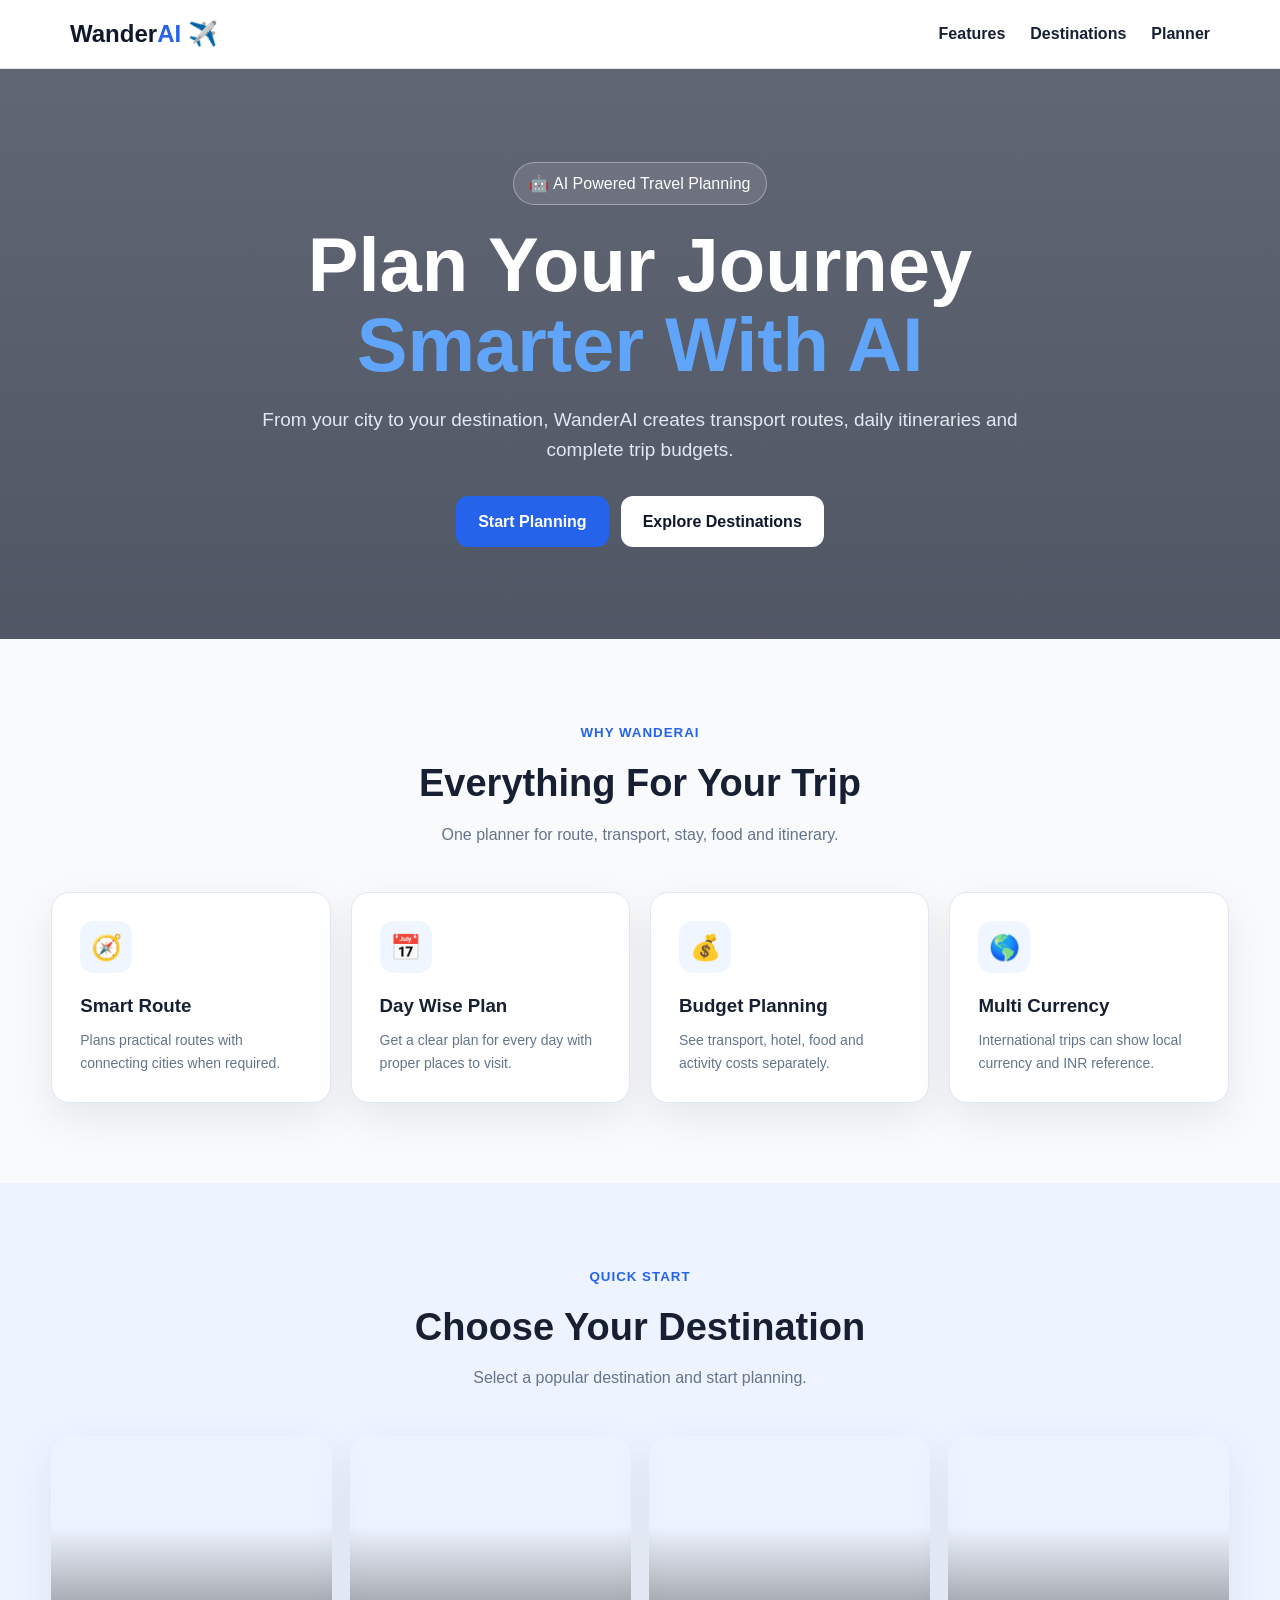
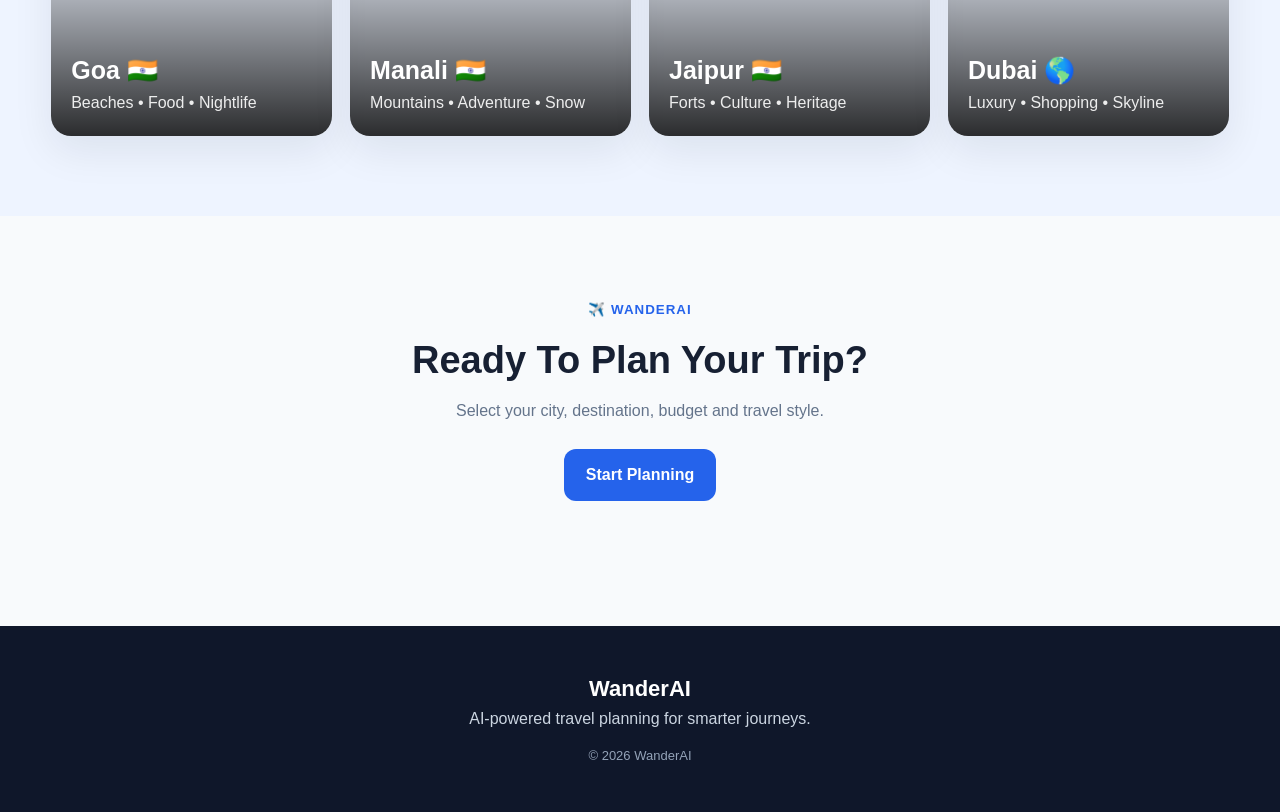
<file: index.html>
<!DOCTYPE html>
<html lang="en">

<head>

    <meta charset="UTF-8">

    <meta
        name="viewport"
        content="width=device-width, initial-scale=1.0"
    >

    <title>WanderAI - AI Travel Planner</title>

    <!-- YOUR EXISTING CSS FILE -->
    <link rel="stylesheet" href="style.css">

</head>


<body>


    <!-- =====================================================
         NAVBAR
    ====================================================== -->

    <nav class="navbar">

        <div class="nav-inner">


            <!-- LOGO -->

            <a
                href="index.html"
                class="logo"
            >
                Wander<span>AI</span> ✈️
            </a>


            <!-- NAVIGATION -->

            <ul class="nav-links">

                <li>
                    <a
                        href="features.html"
                        data-i18n="navFeatures"
                    >
                        Features
                    </a>
                </li>


                <li>
                    <a
                        href="destinations.html"
                        data-i18n="navDestinations"
                    >
                        Destinations
                    </a>
                </li>


                <li>
                    <a
                        href="planner.html"
                        data-i18n="navPlanner"
                    >
                        Planner
                    </a>
                </li>

            </ul>


            <!-- LANGUAGE SELECTOR -->

            <select
                id="language"
                class="language-select"
            >

                <option value="en">
                    English
                </option>

                <option value="hi">
                    हिन्दी
                </option>

                <option value="gu">
                    ગુજરાતી
                </option>

            </select>


        </div>

    </nav>



    <!-- =====================================================
         HERO SECTION
    ====================================================== -->

    <section class="hero">


        <div class="hero-content">


            <!-- HERO BADGE -->

            <div
                class="hero-badge"
                data-i18n="heroBadge"
            >

                🤖 AI Powered Travel Planning

            </div>



            <!-- HERO TITLE -->

            <h1 data-i18n="heroTitle">

                Plan Your Journey

                <br>

                <span>
                    Smarter With AI
                </span>

            </h1>



            <!-- HERO DESCRIPTION -->

            <p data-i18n="heroText">

                From your city to your destination,
                WanderAI creates transport routes,
                daily itineraries and complete trip budgets.

            </p>



            <!-- HERO BUTTONS -->

            <div class="hero-buttons">


                <a
                    href="planner.html"
                    class="btn btn-primary"
                    data-i18n="startPlanning"
                >

                    Start Planning

                </a>



                <a
                    href="destinations.html"
                    class="btn btn-white"
                    data-i18n="exploreDestinations"
                >

                    Explore Destinations

                </a>


            </div>


        </div>


    </section>



    <!-- =====================================================
         FEATURES PREVIEW
    ====================================================== -->

    <section class="section">


        <div class="section-title">


            <small data-i18n="whyWander">

                Why WanderAI

            </small>


            <h2 data-i18n="everythingTrip">

                Everything For Your Trip

            </h2>


            <p data-i18n="onePlanner">

                One planner for route, transport,
                stay, food and itinerary.

            </p>


        </div>



        <div class="features">


            <!-- FEATURE 1 -->

            <div class="feature-card">


                <div class="feature-icon">

                    🧭

                </div>


                <h3 data-i18n="smartRoute">

                    Smart Route

                </h3>


                <p data-i18n="smartRouteText">

                    Plans practical routes with
                    connecting cities when required.

                </p>


            </div>



            <!-- FEATURE 2 -->

            <div class="feature-card">


                <div class="feature-icon">

                    📅

                </div>


                <h3 data-i18n="dayPlan">

                    Day Wise Plan

                </h3>


                <p data-i18n="dayPlanText">

                    Get a clear plan for every day
                    with proper places to visit.

                </p>


            </div>



            <!-- FEATURE 3 -->

            <div class="feature-card">


                <div class="feature-icon">

                    💰

                </div>


                <h3 data-i18n="budgetPlanning">

                    Budget Planning

                </h3>


                <p data-i18n="budgetText">

                    See transport, hotel, food
                    and activity costs separately.

                </p>


            </div>



            <!-- FEATURE 4 -->

            <div class="feature-card">


                <div class="feature-icon">

                    🌎

                </div>


                <h3 data-i18n="multiCurrency">

                    Multi Currency

                </h3>


                <p data-i18n="currencyText">

                    International trips can show
                    local currency and INR reference.

                </p>


            </div>


        </div>


    </section>



    <!-- =====================================================
         QUICK DESTINATIONS
    ====================================================== -->

    <section class="section section-soft">


        <div class="section-title">


            <small data-i18n="quickStart">

                Quick Start

            </small>


            <h2 data-i18n="chooseWhere">

                Choose Your Destination

            </h2>


            <p>

                Select a popular destination
                and start planning.

            </p>


        </div>



        <div class="destinations">


            <!-- GOA -->

            <a
                href="planner.html?to=Goa"
                class="destination-card destination-goa"
            >

                <div class="destination-info">

                    <h3>

                        Goa 🇮🇳

                    </h3>

                    <p>

                        Beaches • Food • Nightlife

                    </p>

                </div>

            </a>



            <!-- MANALI -->

            <a
                href="planner.html?to=Manali"
                class="destination-card destination-manali"
            >

                <div class="destination-info">

                    <h3>

                        Manali 🇮🇳

                    </h3>

                    <p>

                        Mountains • Adventure • Snow

                    </p>

                </div>

            </a>



            <!-- JAIPUR -->

            <a
                href="planner.html?to=Jaipur"
                class="destination-card destination-jaipur"
            >

                <div class="destination-info">

                    <h3>

                        Jaipur 🇮🇳

                    </h3>

                    <p>

                        Forts • Culture • Heritage

                    </p>

                </div>

            </a>



            <!-- DUBAI -->

            <a
                href="planner.html?to=Dubai"
                class="destination-card destination-dubai"
            >

                <div class="destination-info">

                    <h3>

                        Dubai 🌎

                    </h3>

                    <p>

                        Luxury • Shopping • Skyline

                    </p>

                </div>

            </a>


        </div>


    </section>



    <!-- =====================================================
         CALL TO ACTION
    ====================================================== -->

    <section class="section">


        <div class="section-title">


            <small>

                ✈️ WANDERAI

            </small>


            <h2>

                Ready To Plan Your Trip?

            </h2>


            <p>

                Select your city, destination,
                budget and travel style.

            </p>


            <div style="margin-top:25px;">

                <a
                    href="planner.html"
                    class="btn btn-primary"
                    data-i18n="startPlanning"
                >

                    Start Planning

                </a>

            </div>


        </div>


    </section>



    <!-- =====================================================
         FOOTER
    ====================================================== -->

    <footer>


        <strong>

            WanderAI

        </strong>


        <p data-i18n="footer">

            AI-powered travel planning
            for smarter journeys.

        </p>


        <div
            style="
                margin-top:15px;
                font-size:13px;
                color:#94a3b8;
            "
        >

            © 2026 WanderAI

        </div>


    </footer>



    <!-- =====================================================
         JAVASCRIPT
    ====================================================== -->

    <script src="script.js"></script>


</body>

</html>
</file>
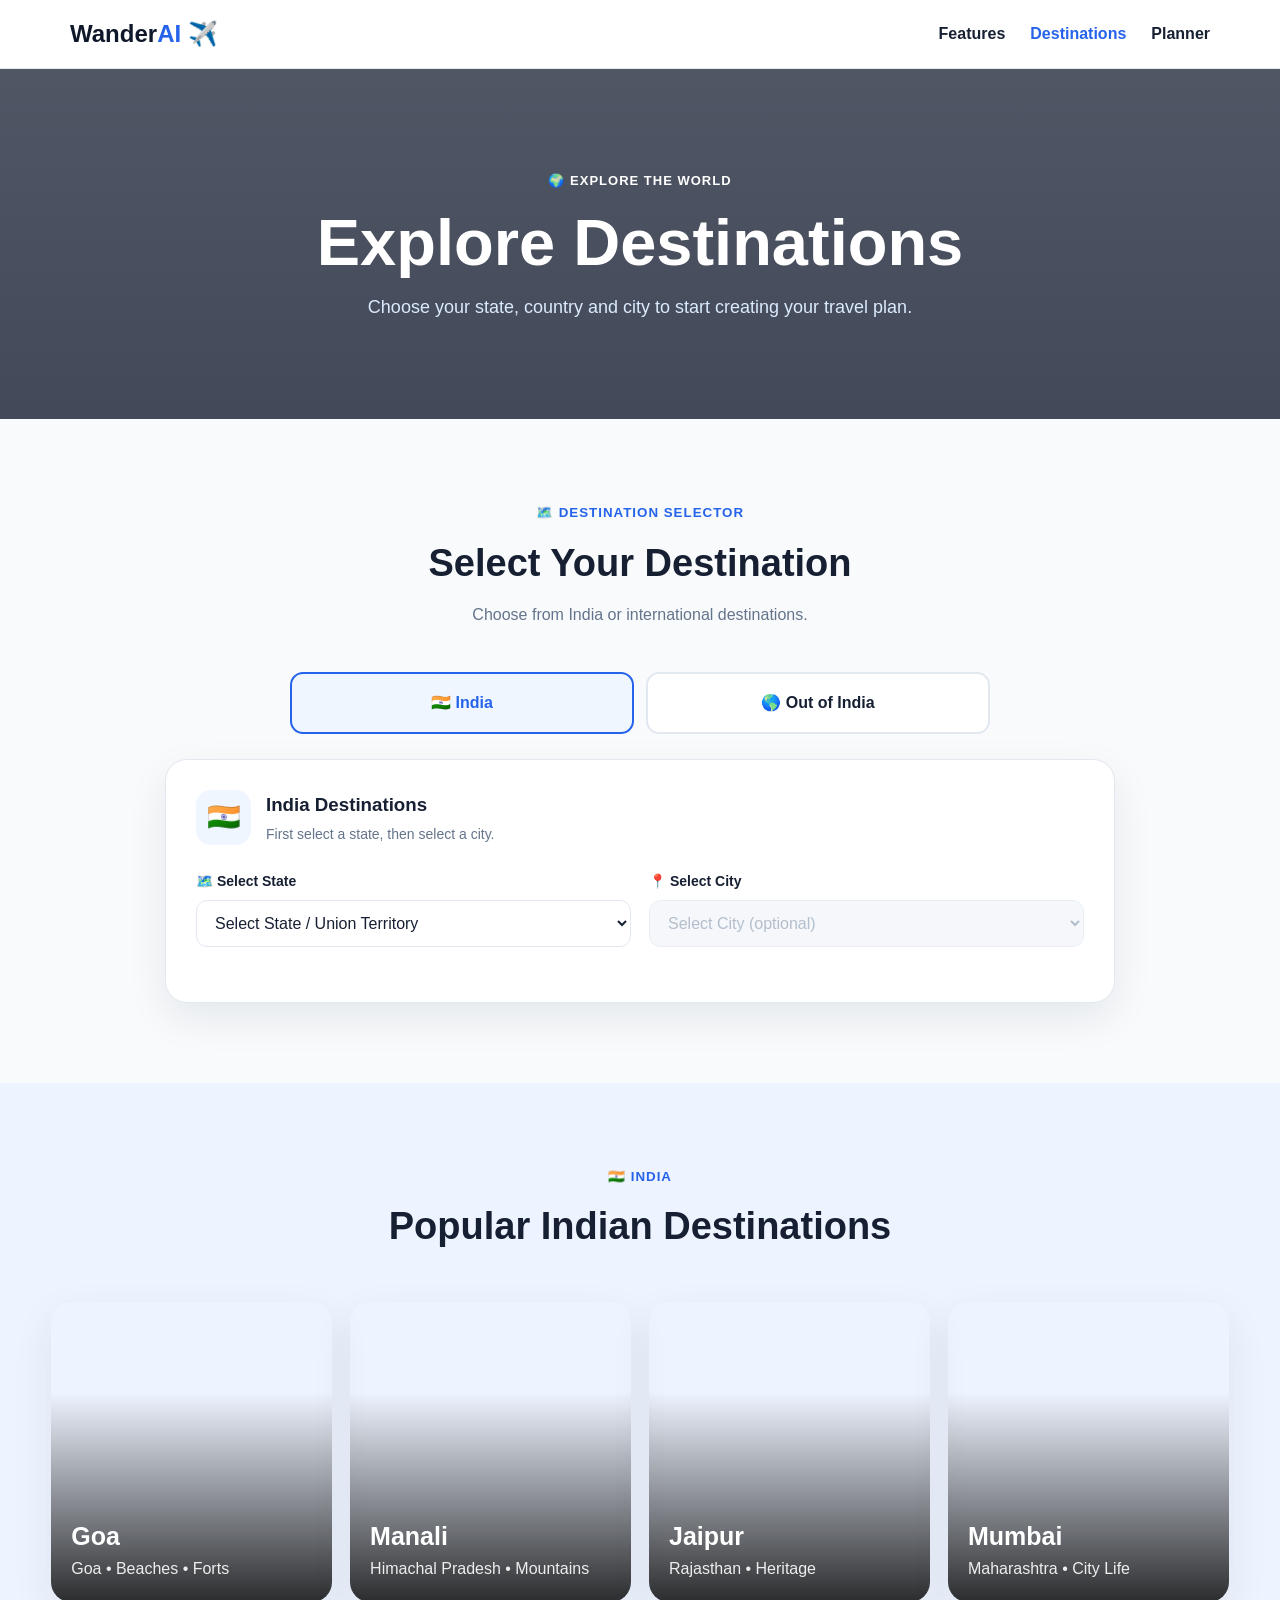
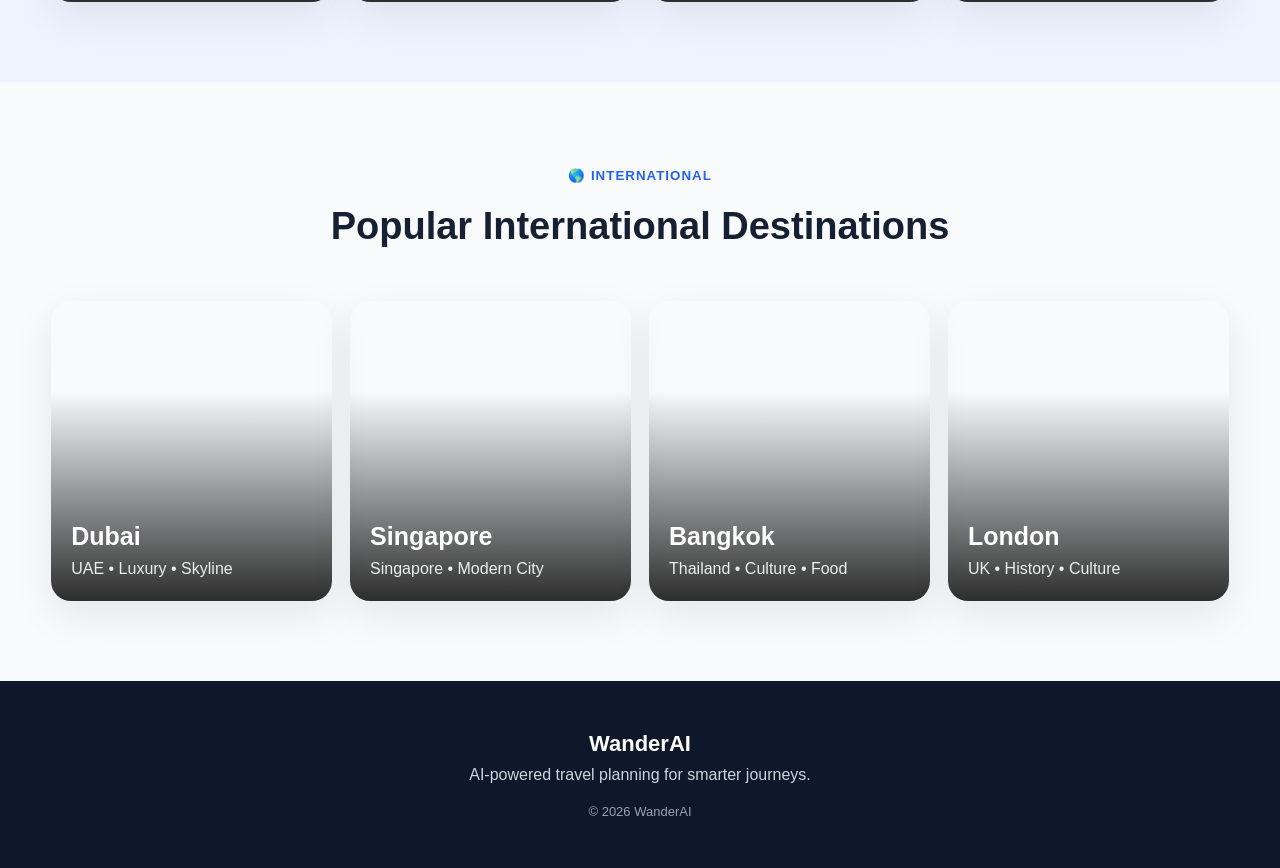
<file: destinations.html>
<!DOCTYPE html>
<html lang="en">

<head>

    <meta charset="UTF-8">

    <meta
        name="viewport"
        content="width=device-width, initial-scale=1.0"
    >

    <title>WanderAI - Destinations</title>

    <link rel="stylesheet" href="style.css">

</head>


<body>


    <!-- =====================================================
         NAVBAR
    ====================================================== -->

    <nav class="navbar">

        <div class="nav-inner">


            <a
                href="index.html"
                class="logo"
            >
                Wander<span>AI</span> ✈️
            </a>


            <ul class="nav-links">

                <li>

                    <a
                        href="features.html"
                        data-i18n="navFeatures"
                    >
                        Features
                    </a>

                </li>


                <li>

                    <a
                        href="destinations.html"
                        class="active"
                        data-i18n="navDestinations"
                    >
                        Destinations
                    </a>

                </li>


                <li>

                    <a
                        href="planner.html"
                        data-i18n="navPlanner"
                    >
                        Planner
                    </a>

                </li>

            </ul>


            <!-- LANGUAGE -->

            <select
                id="language"
                class="language-select"
            >

                <option value="en">
                    English
                </option>

                <option value="hi">
                    हिन्दी
                </option>

                <option value="gu">
                    ગુજરાતી
                </option>

            </select>


        </div>

    </nav>



    <!-- =====================================================
         PAGE HERO
    ====================================================== -->

    <section class="page-hero">

        <div class="page-hero-content">

            <span>
                🌍 EXPLORE THE WORLD
            </span>


            <h1 data-i18n="destinationsPageTitle">

                Explore Destinations

            </h1>


            <p data-i18n="destinationsPageText">

                Choose your state, country and city
                to start creating your travel plan.

            </p>

        </div>

    </section>



    <!-- =====================================================
         DESTINATION SELECTOR
    ====================================================== -->

    <section class="section">


        <div class="section-title">

            <small>
                🗺️ DESTINATION SELECTOR
            </small>

            <h2>
                Select Your Destination
            </h2>

            <p>
                Choose from India or international
                destinations.
            </p>

        </div>



        <!-- =================================================
             INDIA / INTERNATIONAL SWITCH
        ================================================== -->

        <div class="destination-switch">


            <button
                id="indiaDestinationBtn"
                class="destination-switch-btn active"
                onclick="showDestinationType('India')"
            >

                🇮🇳 India

            </button>


            <button
                id="internationalDestinationBtn"
                class="destination-switch-btn"
                onclick="showDestinationType('International')"
            >

                🌎 Out of India

            </button>


        </div>



        <!-- =================================================
             INDIA SELECTOR
        ================================================== -->

        <div
            id="indiaDestinationPanel"
            class="destination-selector-card"
        >


            <div class="destination-selector-header">

                <div>

                    <span>
                        🇮🇳
                    </span>

                    <div>

                        <h3>
                            India Destinations
                        </h3>

                        <p>
                            First select a state,
                            then select a city.
                        </p>

                    </div>

                </div>

            </div>



            <div class="destination-form-grid">


                <!-- STATE -->

                <div class="field">

                    <label>
                        🗺️ Select State
                    </label>


                    <select id="indiaState">

                        <option value="">
                            Select State
                        </option>

                        <option value="Gujarat">
                            Gujarat
                        </option>

                        <option value="Maharashtra">
                            Maharashtra
                        </option>

                        <option value="Rajasthan">
                            Rajasthan
                        </option>

                        <option value="Goa">
                            Goa
                        </option>

                        <option value="Himachal Pradesh">
                            Himachal Pradesh
                        </option>

                        <option value="Uttarakhand">
                            Uttarakhand
                        </option>

                        <option value="Kerala">
                            Kerala
                        </option>

                        <option value="Tamil Nadu">
                            Tamil Nadu
                        </option>

                        <option value="Karnataka">
                            Karnataka
                        </option>

                        <option value="Delhi">
                            Delhi
                        </option>

                        <option value="Uttar Pradesh">
                            Uttar Pradesh
                        </option>

                        <option value="West Bengal">
                            West Bengal
                        </option>

                        <option value="Jammu and Kashmir">
                            Jammu and Kashmir
                        </option>

                        <option value="Punjab">
                            Punjab
                        </option>

                        <option value="Assam">
                            Assam
                        </option>

                    </select>

                </div>



                <!-- CITY -->

                <div class="field">

                    <label>
                        📍 Select City
                    </label>


                    <select
                        id="indiaCity"
                        disabled
                    >

                        <option value="">
                            Select State First
                        </option>

                    </select>

                </div>


            </div>



            <!-- INDIA RESULT -->

            <div
                id="indiaDestinationInfo"
                class="selected-destination-info"
            >

                <div class="empty-destination">

                    🇮🇳

                    <h3>
                        Select a State and City
                    </h3>

                    <p>
                        Destination details will
                        appear here.
                    </p>

                </div>

            </div>


        </div>



        <!-- =================================================
             INTERNATIONAL SELECTOR
        ================================================== -->

        <div
            id="internationalDestinationPanel"
            class="destination-selector-card"
            style="display:none;"
        >


            <div class="destination-selector-header">

                <div>

                    <span>
                        🌎
                    </span>

                    <div>

                        <h3>
                            International Destinations
                        </h3>

                        <p>
                            First select a country,
                            then select a city.
                        </p>

                    </div>

                </div>

            </div>



            <div class="destination-form-grid">


                <!-- COUNTRY -->

                <div class="field">

                    <label>
                        🌎 Select Country
                    </label>


                    <select id="internationalCountry">

                        <option value="">
                            Select Country
                        </option>

                        <option value="United Arab Emirates">
                            United Arab Emirates
                        </option>

                        <option value="Thailand">
                            Thailand
                        </option>

                        <option value="Singapore">
                            Singapore
                        </option>

                        <option value="Malaysia">
                            Malaysia
                        </option>

                        <option value="Indonesia">
                            Indonesia
                        </option>

                        <option value="Nepal">
                            Nepal
                        </option>

                        <option value="United Kingdom">
                            United Kingdom
                        </option>

                        <option value="France">
                            France
                        </option>

                        <option value="Italy">
                            Italy
                        </option>

                        <option value="Switzerland">
                            Switzerland
                        </option>

                        <option value="United States">
                            United States
                        </option>

                        <option value="Australia">
                            Australia
                        </option>

                        <option value="Japan">
                            Japan
                        </option>

                        <option value="South Korea">
                            South Korea
                        </option>

                    </select>

                </div>



                <!-- CITY -->

                <div class="field">

                    <label>
                        📍 Select City
                    </label>


                    <select
                        id="internationalCity"
                        disabled
                    >

                        <option value="">
                            Select Country First
                        </option>

                    </select>

                </div>


            </div>



            <!-- INTERNATIONAL RESULT -->

            <div
                id="internationalDestinationInfo"
                class="selected-destination-info"
            >

                <div class="empty-destination">

                    🌎

                    <h3>
                        Select a Country and City
                    </h3>

                    <p>
                        Destination details will
                        appear here.
                    </p>

                </div>

            </div>


        </div>

    </section>



    <!-- =====================================================
         POPULAR INDIA DESTINATIONS
    ====================================================== -->

    <section class="section section-soft">


        <div class="section-title">

            <small>
                🇮🇳 INDIA
            </small>

            <h2>
                Popular Indian Destinations
            </h2>

        </div>



        <div class="destinations">


            <a
                href="planner.html?to=Goa"
                class="destination-card destination-goa"
            >

                <div class="destination-info">

                    <h3>
                        Goa
                    </h3>

                    <p>
                        Goa • Beaches • Forts
                    </p>

                </div>

            </a>



            <a
                href="planner.html?to=Manali"
                class="destination-card destination-manali"
            >

                <div class="destination-info">

                    <h3>
                        Manali
                    </h3>

                    <p>
                        Himachal Pradesh • Mountains
                    </p>

                </div>

            </a>



            <a
                href="planner.html?to=Jaipur"
                class="destination-card destination-jaipur"
            >

                <div class="destination-info">

                    <h3>
                        Jaipur
                    </h3>

                    <p>
                        Rajasthan • Heritage
                    </p>

                </div>

            </a>



            <a
                href="planner.html?to=Mumbai"
                class="destination-card destination-mumbai"
            >

                <div class="destination-info">

                    <h3>
                        Mumbai
                    </h3>

                    <p>
                        Maharashtra • City Life
                    </p>

                </div>

            </a>


        </div>

    </section>



    <!-- =====================================================
         INTERNATIONAL DESTINATIONS
    ====================================================== -->

    <section class="section">


        <div class="section-title">

            <small>
                🌎 INTERNATIONAL
            </small>

            <h2>
                Popular International Destinations
            </h2>

        </div>



        <div class="destinations">


            <a
                href="planner.html?to=Dubai"
                class="destination-card destination-dubai"
            >

                <div class="destination-info">

                    <h3>
                        Dubai
                    </h3>

                    <p>
                        UAE • Luxury • Skyline
                    </p>

                </div>

            </a>



            <a
                href="planner.html?to=Singapore"
                class="destination-card destination-singapore"
            >

                <div class="destination-info">

                    <h3>
                        Singapore
                    </h3>

                    <p>
                        Singapore • Modern City
                    </p>

                </div>

            </a>



            <a
                href="planner.html?to=Bangkok"
                class="destination-card destination-bangkok"
            >

                <div class="destination-info">

                    <h3>
                        Bangkok
                    </h3>

                    <p>
                        Thailand • Culture • Food
                    </p>

                </div>

            </a>



            <a
                href="planner.html?to=London"
                class="destination-card destination-london"
            >

                <div class="destination-info">

                    <h3>
                        London
                    </h3>

                    <p>
                        UK • History • Culture
                    </p>

                </div>

            </a>


        </div>

    </section>



    <!-- =====================================================
         FOOTER
    ====================================================== -->

    <footer>

        <strong>
            WanderAI
        </strong>

        <p data-i18n="footer">

            AI-powered travel planning
            for smarter journeys.

        </p>

        <div
            style="
                margin-top:15px;
                font-size:13px;
                color:#94a3b8;
            "
        >
            © 2026 WanderAI
        </div>

    </footer>



    <!-- JAVASCRIPT -->

    <script src="script.js"></script>


</body>

</html>
</file>
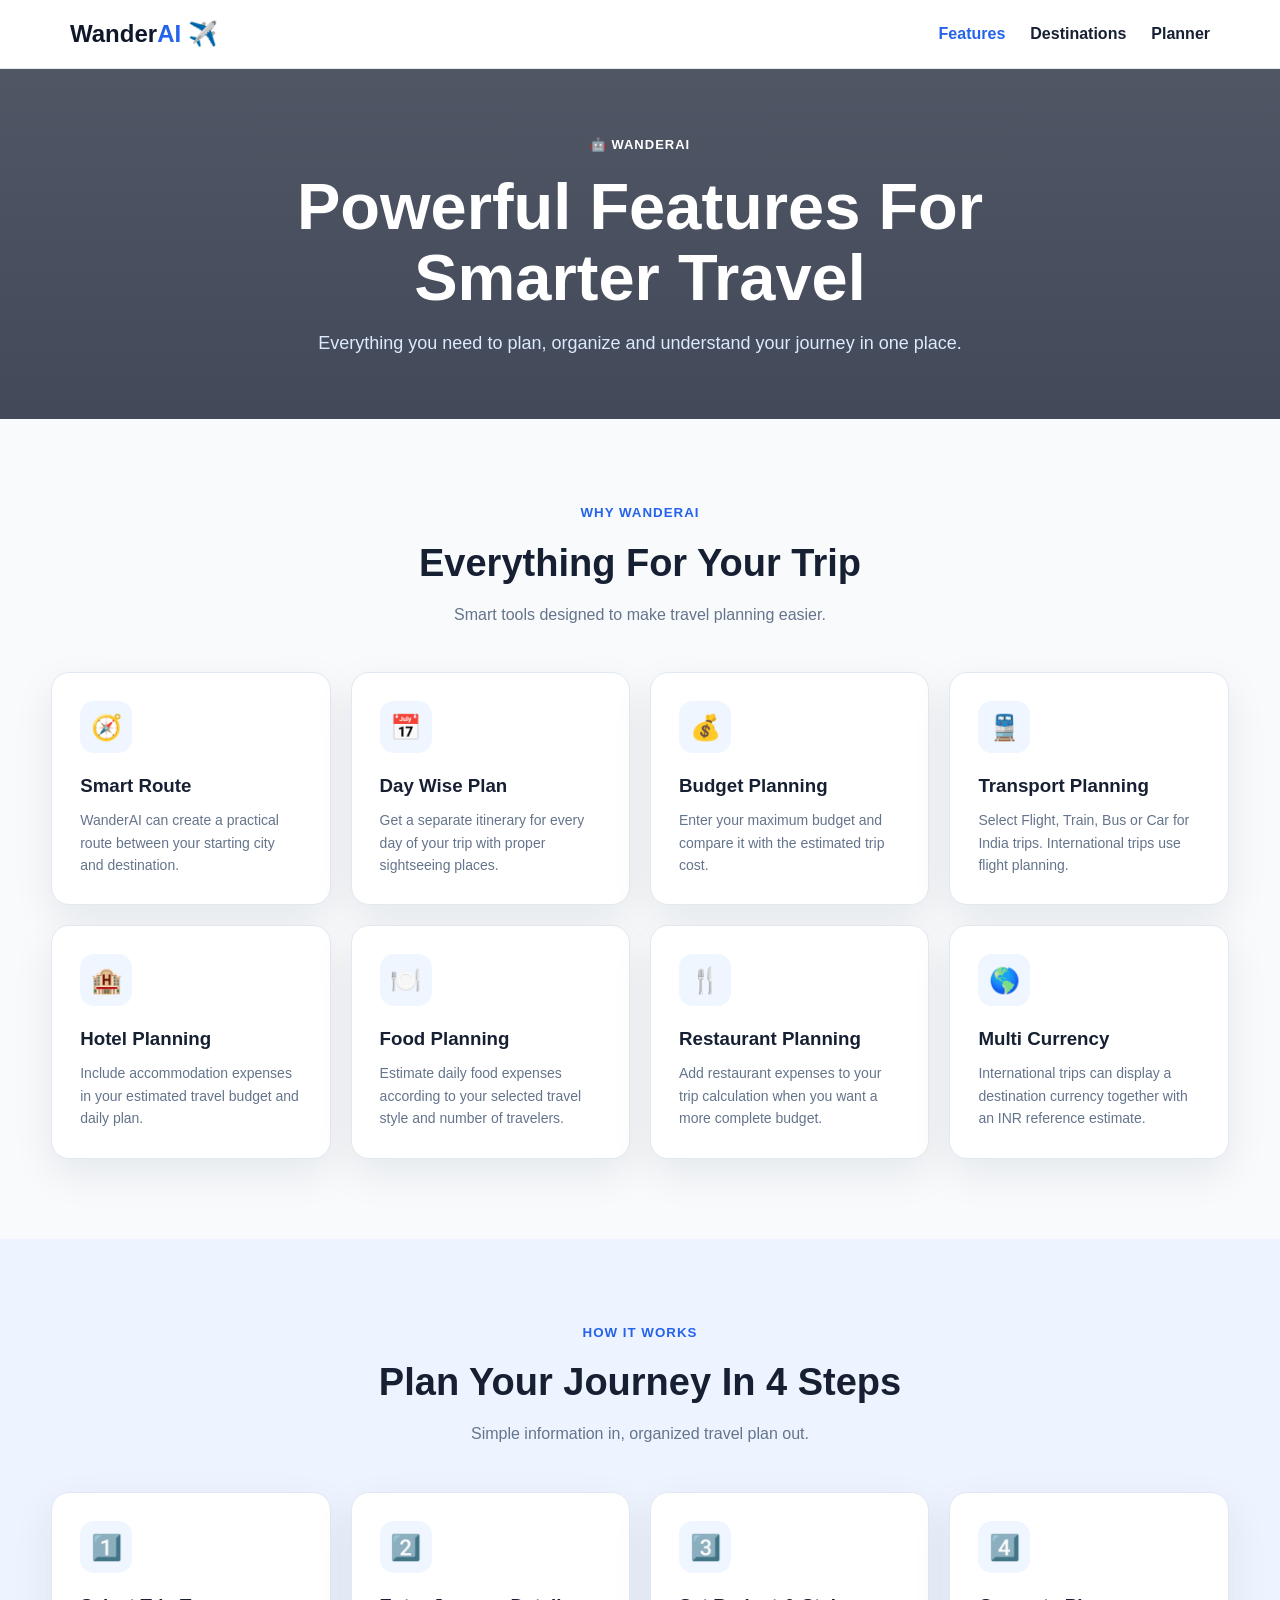
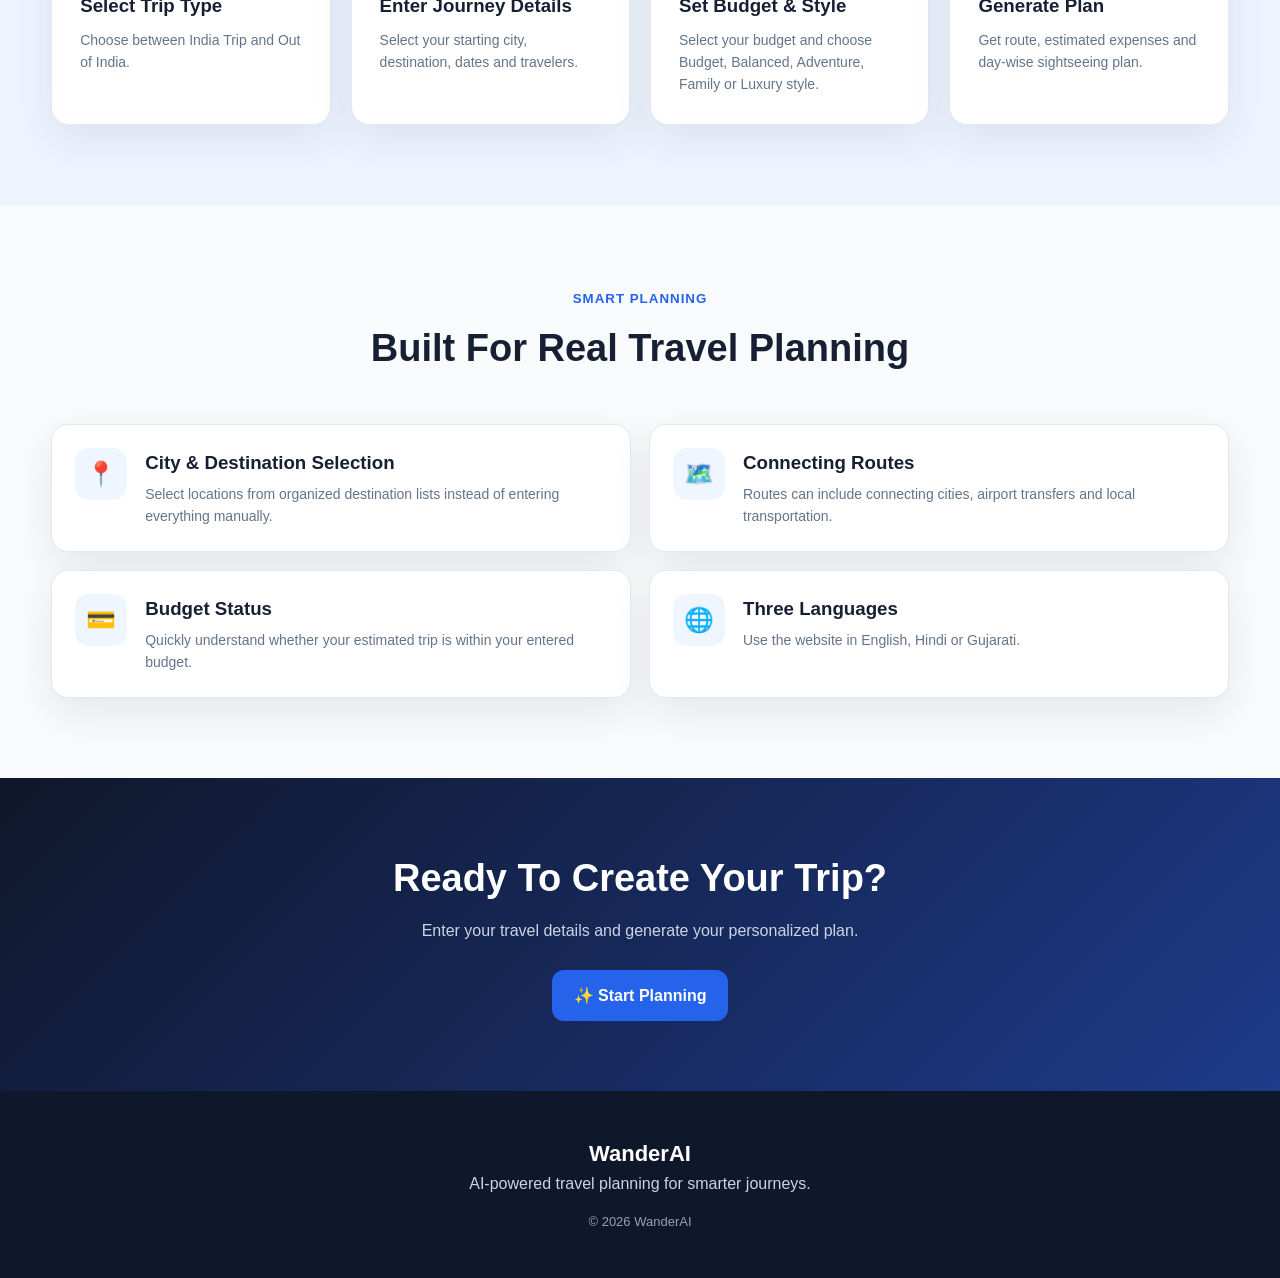
<file: features.html>
<!DOCTYPE html>
<html lang="en">

<head>

    <meta charset="UTF-8">

    <meta
        name="viewport"
        content="width=device-width, initial-scale=1.0"
    >

    <title>WanderAI - Features</title>

    <link rel="stylesheet" href="style.css">

</head>


<body>


    <!-- =====================================================
         NAVBAR
    ====================================================== -->

    <nav class="navbar">

        <div class="nav-inner">


            <a
                href="index.html"
                class="logo"
            >
                Wander<span>AI</span> ✈️
            </a>


            <ul class="nav-links">

                <li>

                    <a
                        href="features.html"
                        class="active"
                        data-i18n="navFeatures"
                    >
                        Features
                    </a>

                </li>


                <li>

                    <a
                        href="destinations.html"
                        data-i18n="navDestinations"
                    >
                        Destinations
                    </a>

                </li>


                <li>

                    <a
                        href="planner.html"
                        data-i18n="navPlanner"
                    >
                        Planner
                    </a>

                </li>

            </ul>


            <!-- LANGUAGE -->

            <select
                id="language"
                class="language-select"
            >

                <option value="en">
                    English
                </option>

                <option value="hi">
                    हिन्दी
                </option>

                <option value="gu">
                    ગુજરાતી
                </option>

            </select>


        </div>

    </nav>



    <!-- =====================================================
         PAGE HERO
    ====================================================== -->

    <section class="page-hero">

        <div class="page-hero-content">

            <span>
                🤖 WANDERAI
            </span>

            <h1 data-i18n="featuresPageTitle">

                Powerful Features For
                Smarter Travel

            </h1>

            <p data-i18n="featuresPageText">

                Everything you need to plan,
                organize and understand your journey
                in one place.

            </p>

        </div>

    </section>



    <!-- =====================================================
         MAIN FEATURES
    ====================================================== -->

    <section class="section">


        <div class="section-title">

            <small data-i18n="whyWander">
                Why WanderAI
            </small>

            <h2 data-i18n="everythingTrip">
                Everything For Your Trip
            </h2>

            <p>
                Smart tools designed to make
                travel planning easier.
            </p>

        </div>



        <div class="features">


            <!-- SMART ROUTE -->

            <div class="feature-card">

                <div class="feature-icon">
                    🧭
                </div>

                <h3 data-i18n="smartRoute">
                    Smart Route
                </h3>

                <p data-i18n="smartRouteText">

                    WanderAI can create a practical
                    route between your starting city
                    and destination.

                </p>

            </div>



            <!-- DAY PLAN -->

            <div class="feature-card">

                <div class="feature-icon">
                    📅
                </div>

                <h3 data-i18n="dayPlan">
                    Day Wise Plan
                </h3>

                <p data-i18n="dayPlanText">

                    Get a separate itinerary for
                    every day of your trip with
                    proper sightseeing places.

                </p>

            </div>



            <!-- BUDGET -->

            <div class="feature-card">

                <div class="feature-icon">
                    💰
                </div>

                <h3 data-i18n="budgetPlanning">
                    Budget Planning
                </h3>

                <p data-i18n="budgetText">

                    Enter your maximum budget and
                    compare it with the estimated
                    trip cost.

                </p>

            </div>



            <!-- TRANSPORT -->

            <div class="feature-card">

                <div class="feature-icon">
                    🚆
                </div>

                <h3>
                    Transport Planning
                </h3>

                <p>

                    Select Flight, Train, Bus or Car
                    for India trips. International
                    trips use flight planning.

                </p>

            </div>



            <!-- HOTEL -->

            <div class="feature-card">

                <div class="feature-icon">
                    🏨
                </div>

                <h3>
                    Hotel Planning
                </h3>

                <p>

                    Include accommodation expenses
                    in your estimated travel budget
                    and daily plan.

                </p>

            </div>



            <!-- FOOD -->

            <div class="feature-card">

                <div class="feature-icon">
                    🍽️
                </div>

                <h3>
                    Food Planning
                </h3>

                <p>

                    Estimate daily food expenses
                    according to your selected travel
                    style and number of travelers.

                </p>

            </div>



            <!-- RESTAURANT -->

            <div class="feature-card">

                <div class="feature-icon">
                    🍴
                </div>

                <h3>
                    Restaurant Planning
                </h3>

                <p>

                    Add restaurant expenses to your
                    trip calculation when you want
                    a more complete budget.

                </p>

            </div>



            <!-- MULTI CURRENCY -->

            <div class="feature-card">

                <div class="feature-icon">
                    🌎
                </div>

                <h3 data-i18n="multiCurrency">
                    Multi Currency
                </h3>

                <p data-i18n="currencyText">

                    International trips can display
                    a destination currency together
                    with an INR reference estimate.

                </p>

            </div>


        </div>

    </section>



    <!-- =====================================================
         HOW IT WORKS
    ====================================================== -->

    <section class="section section-soft">


        <div class="section-title">

            <small>
                HOW IT WORKS
            </small>

            <h2>
                Plan Your Journey In 4 Steps
            </h2>

            <p>
                Simple information in,
                organized travel plan out.
            </p>

        </div>



        <div class="features">


            <!-- STEP 1 -->

            <div class="feature-card">

                <div class="feature-icon">
                    1️⃣
                </div>

                <h3>
                    Select Trip Type
                </h3>

                <p>
                    Choose between India Trip
                    and Out of India.
                </p>

            </div>



            <!-- STEP 2 -->

            <div class="feature-card">

                <div class="feature-icon">
                    2️⃣
                </div>

                <h3>
                    Enter Journey Details
                </h3>

                <p>
                    Select your starting city,
                    destination, dates and travelers.
                </p>

            </div>



            <!-- STEP 3 -->

            <div class="feature-card">

                <div class="feature-icon">
                    3️⃣
                </div>

                <h3>
                    Set Budget & Style
                </h3>

                <p>
                    Select your budget and choose
                    Budget, Balanced, Adventure,
                    Family or Luxury style.
                </p>

            </div>



            <!-- STEP 4 -->

            <div class="feature-card">

                <div class="feature-icon">
                    4️⃣
                </div>

                <h3>
                    Generate Plan
                </h3>

                <p>
                    Get route, estimated expenses
                    and day-wise sightseeing plan.
                </p>

            </div>


        </div>

    </section>



    <!-- =====================================================
         SPECIAL FEATURES
    ====================================================== -->

    <section class="section">


        <div class="section-title">

            <small>
                SMART PLANNING
            </small>

            <h2>
                Built For Real Travel Planning
            </h2>

        </div>



        <div class="feature-highlight-grid">


            <div class="highlight-card">

                <div class="highlight-icon">
                    📍
                </div>

                <div>

                    <h3>
                        City & Destination Selection
                    </h3>

                    <p>
                        Select locations from organized
                        destination lists instead of
                        entering everything manually.
                    </p>

                </div>

            </div>



            <div class="highlight-card">

                <div class="highlight-icon">
                    🗺️
                </div>

                <div>

                    <h3>
                        Connecting Routes
                    </h3>

                    <p>
                        Routes can include connecting
                        cities, airport transfers and
                        local transportation.
                    </p>

                </div>

            </div>



            <div class="highlight-card">

                <div class="highlight-icon">
                    💳
                </div>

                <div>

                    <h3>
                        Budget Status
                    </h3>

                    <p>
                        Quickly understand whether
                        your estimated trip is within
                        your entered budget.
                    </p>

                </div>

            </div>



            <div class="highlight-card">

                <div class="highlight-icon">
                    🌐
                </div>

                <div>

                    <h3>
                        Three Languages
                    </h3>

                    <p>
                        Use the website in English,
                        Hindi or Gujarati.
                    </p>

                </div>

            </div>


        </div>

    </section>



    <!-- =====================================================
         CTA
    ====================================================== -->

    <section class="cta-section">


        <div>

            <h2>
                Ready To Create Your Trip?
            </h2>

            <p>
                Enter your travel details and
                generate your personalized plan.
            </p>

            <br>

            <a
                href="planner.html"
                class="btn btn-primary"
            >
                ✨ Start Planning
            </a>

        </div>


    </section>



    <!-- =====================================================
         FOOTER
    ====================================================== -->

    <footer>

        <strong>
            WanderAI
        </strong>

        <p data-i18n="footer">

            AI-powered travel planning
            for smarter journeys.

        </p>

        <div
            style="
                margin-top:15px;
                font-size:13px;
                color:#94a3b8;
            "
        >
            © 2026 WanderAI
        </div>

    </footer>



    <!-- JAVASCRIPT -->

    <script src="script.js"></script>


</body>

</html>
</file>
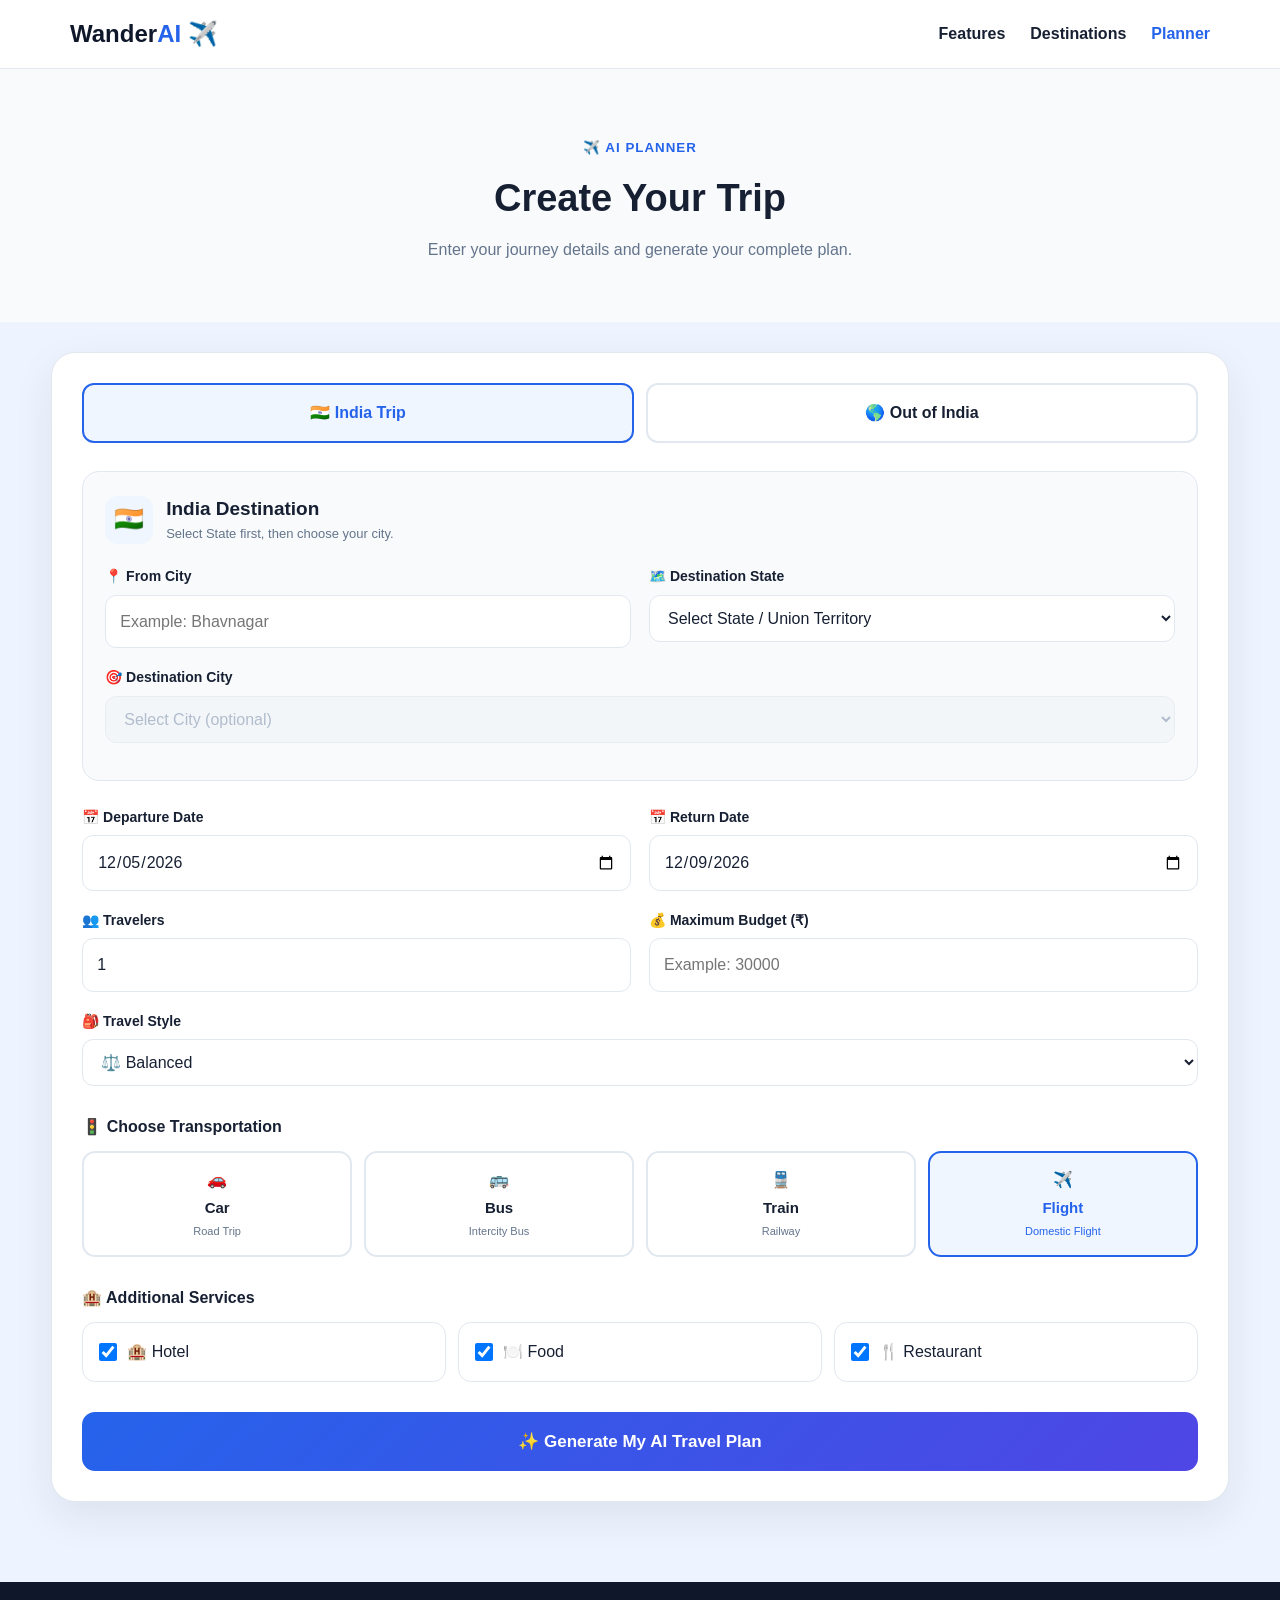
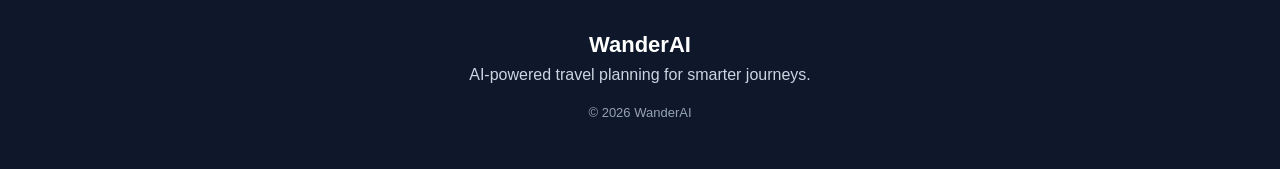
<file: planner.html>
<!DOCTYPE html>
<html lang="en">

<head>

    <meta charset="UTF-8">

    <meta
        name="viewport"
        content="width=device-width, initial-scale=1.0"
    >

    <title>WanderAI - Travel Planner</title>

    <link rel="stylesheet" href="style.css">

</head>


<body>


    <!-- =====================================================
         NAVBAR
    ====================================================== -->

    <nav class="navbar">

        <div class="nav-inner">


            <a
                href="index.html"
                class="logo"
            >
                Wander<span>AI</span> ✈️
            </a>


            <ul class="nav-links">

                <li>
                    <a
                        href="features.html"
                        data-i18n="navFeatures"
                    >
                        Features
                    </a>
                </li>


                <li>
                    <a
                        href="destinations.html"
                        data-i18n="navDestinations"
                    >
                        Destinations
                    </a>
                </li>


                <li>
                    <a
                        href="planner.html"
                        class="active"
                        data-i18n="navPlanner"
                    >
                        Planner
                    </a>
                </li>

            </ul>


            <!-- LANGUAGE -->

            <select
                id="language"
                class="language-select"
            >

                <option value="en">
                    English
                </option>

                <option value="hi">
                    हिन्दी
                </option>

                <option value="gu">
                    ગુજરાતી
                </option>

            </select>


        </div>

    </nav>



    <!-- =====================================================
         PLANNER HEADER
    ====================================================== -->

    <section class="planner-page-header">

        <div class="section-title">

            <small>
                ✈️ AI PLANNER
            </small>


            <h1 data-i18n="plannerTitle">

                Create Your Trip

            </h1>


            <p data-i18n="plannerText">

                Enter your journey details and
                generate your complete plan.

            </p>

        </div>

    </section>



    <!-- =====================================================
         PLANNER
    ====================================================== -->

    <section
        class="planner-section"
        id="planner"
    >

        <div class="planner-container">


            <div class="planner-card">


                <!-- =================================================
                     TRIP TYPE
                ================================================== -->

                <div class="trip-switch">


                    <button
                        id="indiaBtn"
                        class="trip-btn active"
                        type="button"
                        onclick="selectTripType('India')"
                    >

                        🇮🇳 India Trip

                    </button>


                    <button
                        id="internationalBtn"
                        class="trip-btn"
                        type="button"
                        onclick="selectTripType('International')"
                    >

                        🌎 Out of India

                    </button>


                </div>


                <input
                    type="hidden"
                    id="tripType"
                    value="India"
                >



                <!-- =================================================
                     INDIA DESTINATION SELECTION
                ================================================== -->

                <div
                    id="indiaDestinationFields"
                    class="destination-planner-box"
                >


                    <div class="destination-box-title">

                        <span>
                            🇮🇳
                        </span>

                        <div>

                            <h3>
                                India Destination
                            </h3>

                            <p>
                                Select State first,
                                then choose your city.
                            </p>

                        </div>

                    </div>


                    <div class="form-grid">


                        <!-- FROM -->

                        <div class="field">

                            <label>
                                📍 From City
                            </label>


                            <input
                                id="fromCity"
                                type="text"
                                placeholder="Example: Bhavnagar"
                            >

                        </div>



                        <!-- STATE -->

                        <div class="field">

                            <label>
                                🗺️ Destination State
                            </label>


                            <select id="indiaState">

                                <option value="">
                                    Select State
                                </option>

                                <option value="Gujarat">
                                    Gujarat
                                </option>

                                <option value="Maharashtra">
                                    Maharashtra
                                </option>

                                <option value="Rajasthan">
                                    Rajasthan
                                </option>

                                <option value="Goa">
                                    Goa
                                </option>

                                <option value="Himachal Pradesh">
                                    Himachal Pradesh
                                </option>

                                <option value="Uttarakhand">
                                    Uttarakhand
                                </option>

                                <option value="Kerala">
                                    Kerala
                                </option>

                                <option value="Tamil Nadu">
                                    Tamil Nadu
                                </option>

                                <option value="Karnataka">
                                    Karnataka
                                </option>

                                <option value="Delhi">
                                    Delhi
                                </option>

                                <option value="Uttar Pradesh">
                                    Uttar Pradesh
                                </option>

                                <option value="West Bengal">
                                    West Bengal
                                </option>

                                <option value="Jammu and Kashmir">
                                    Jammu and Kashmir
                                </option>

                                <option value="Punjab">
                                    Punjab
                                </option>

                                <option value="Assam">
                                    Assam
                                </option>

                            </select>

                        </div>



                        <!-- CITY -->

                        <div class="field full">

                            <label>
                                🎯 Destination City
                            </label>


                            <select
                                id="indiaCity"
                                disabled
                            >

                                <option value="">
                                    Select State First
                                </option>

                            </select>


                            <div
                                id="indiaLocationInfo"
                                class="location-info"
                            >
                            </div>

                        </div>


                    </div>


                </div>



                <!-- =================================================
                     INTERNATIONAL DESTINATION
                ================================================== -->

                <div
                    id="internationalDestinationFields"
                    class="destination-planner-box"
                    style="display:none;"
                >


                    <div class="destination-box-title">

                        <span>
                            🌎
                        </span>

                        <div>

                            <h3>
                                International Destination
                            </h3>

                            <p>
                                Select Country first,
                                then choose your city.
                            </p>

                        </div>

                    </div>


                    <div class="form-grid">


                        <!-- FROM -->

                        <div class="field">

                            <label>
                                📍 From City
                            </label>


                            <input
                                id="internationalFrom"
                                type="text"
                                placeholder="Example: Ahmedabad"
                            >

                        </div>



                        <!-- COUNTRY -->

                        <div class="field">

                            <label>
                                🌎 Destination Country
                            </label>


                            <select id="internationalCountry">

                                <option value="">
                                    Select Country
                                </option>

                                <option value="United Arab Emirates">
                                    United Arab Emirates
                                </option>

                                <option value="Thailand">
                                    Thailand
                                </option>

                                <option value="Singapore">
                                    Singapore
                                </option>

                                <option value="Malaysia">
                                    Malaysia
                                </option>

                                <option value="Indonesia">
                                    Indonesia
                                </option>

                                <option value="Nepal">
                                    Nepal
                                </option>

                                <option value="United Kingdom">
                                    United Kingdom
                                </option>

                                <option value="France">
                                    France
                                </option>

                                <option value="Italy">
                                    Italy
                                </option>

                                <option value="Switzerland">
                                    Switzerland
                                </option>

                                <option value="United States">
                                    United States
                                </option>

                                <option value="Australia">
                                    Australia
                                </option>

                                <option value="Japan">
                                    Japan
                                </option>

                                <option value="South Korea">
                                    South Korea
                                </option>

                            </select>

                        </div>



                        <!-- CITY -->

                        <div class="field full">

                            <label>
                                🎯 Destination City
                            </label>


                            <select
                                id="internationalCity"
                                disabled
                            >

                                <option value="">
                                    Select Country First
                                </option>

                            </select>


                            <div
                                id="internationalLocationInfo"
                                class="location-info"
                            >
                            </div>

                        </div>


                    </div>


                </div>



                <!-- =================================================
                     DATES / TRAVELERS / BUDGET
                ================================================== -->

                <div class="form-grid planner-basic-fields">


                    <!-- DEPARTURE -->

                    <div class="field">

                        <label>
                            📅 Departure Date
                        </label>


                        <input
                            id="departureDate"
                            type="date"
                        >

                    </div>



                    <!-- RETURN -->

                    <div class="field">

                        <label>
                            📅 Return Date
                        </label>


                        <input
                            id="returnDate"
                            type="date"
                        >

                    </div>



                    <!-- TRAVELERS -->

                    <div class="field">

                        <label>
                            👥 Travelers
                        </label>


                        <input
                            id="travelers"
                            type="number"
                            min="1"
                            value="1"
                        >

                    </div>



                    <!-- BUDGET -->

                    <div class="field">

                        <label>
                            💰 Maximum Budget (₹)
                        </label>


                        <input
                            id="budget"
                            type="number"
                            min="1"
                            placeholder="Example: 30000"
                        >

                    </div>



                    <!-- TRAVEL STYLE -->

                    <div class="field full">

                        <label>
                            🎒 Travel Style
                        </label>


                        <select id="travelStyle">

                            <option value="Budget">
                                💸 Budget
                            </option>

                            <option
                                value="Balanced"
                                selected
                            >
                                ⚖️ Balanced
                            </option>

                            <option value="Adventure">
                                🏔️ Adventure
                            </option>

                            <option value="Family">
                                👨‍👩‍👧 Family
                            </option>

                            <option value="Luxury">
                                💎 Luxury
                            </option>

                        </select>

                    </div>


                </div>



                <!-- =================================================
                     INDIA TRANSPORT
                ================================================== -->

                <div
                    id="indiaTransportSection"
                    class="transport-section"
                >

                    <div class="transport-title">

                        🚦 Choose Transportation

                    </div>


                    <div class="transport-grid">


                        <button
                            type="button"
                            class="transport-option"
                            data-transport="Car"
                            onclick="selectTransport('Car')"
                        >

                            🚗
                            <strong>
                                Car
                            </strong>

                            <small>
                                Road Trip
                            </small>

                        </button>



                        <button
                            type="button"
                            class="transport-option"
                            data-transport="Bus"
                            onclick="selectTransport('Bus')"
                        >

                            🚌
                            <strong>
                                Bus
                            </strong>

                            <small>
                                Intercity Bus
                            </small>

                        </button>



                        <button
                            type="button"
                            class="transport-option"
                            data-transport="Train"
                            onclick="selectTransport('Train')"
                        >

                            🚆
                            <strong>
                                Train
                            </strong>

                            <small>
                                Railway
                            </small>

                        </button>



                        <button
                            type="button"
                            class="transport-option active"
                            data-transport="Flight"
                            onclick="selectTransport('Flight')"
                        >

                            ✈️
                            <strong>
                                Flight
                            </strong>

                            <small>
                                Domestic Flight
                            </small>

                        </button>


                    </div>

                </div>



                <!-- =================================================
                     INTERNATIONAL TRANSPORT
                ================================================== -->

                <div
                    id="internationalTransportSection"
                    class="transport-section"
                    style="display:none;"
                >

                    <div class="transport-title">

                        ✈️ International Transportation

                    </div>


                    <div class="transport-grid">


                        <div class="transport-option active">

                            ✈️

                            <strong>
                                Flight Only
                            </strong>

                            <small>
                                International Flight
                            </small>

                        </div>


                    </div>

                </div>



                <!-- =================================================
                     SERVICES
                ================================================== -->

                <div class="services">


                    <div class="transport-title">

                        🏨 Additional Services

                    </div>


                    <div class="service-grid">


                        <label class="service">

                            <input
                                id="hotelOption"
                                type="checkbox"
                                checked
                            >

                            <span>
                                🏨 Hotel
                            </span>

                        </label>



                        <label class="service">

                            <input
                                id="foodOption"
                                type="checkbox"
                                checked
                            >

                            <span>
                                🍽️ Food
                            </span>

                        </label>



                        <label class="service">

                            <input
                                id="restaurantOption"
                                type="checkbox"
                                checked
                            >

                            <span>
                                🍴 Restaurant
                            </span>

                        </label>


                    </div>

                </div>



                <!-- =================================================
                     GENERATE BUTTON
                ================================================== -->

                <div class="generate-wrap">


                    <button
                        class="generate-btn"
                        type="button"
                        onclick="generatePlan()"
                    >

                        ✨ Generate My AI Travel Plan

                    </button>


                </div>



                <!-- =================================================
                     RESULT
                ================================================== -->

                <div
                    id="result"
                    class="result"
                >
                </div>


            </div>

        </div>

    </section>



    <!-- =====================================================
         FOOTER
    ====================================================== -->

    <footer>

        <strong>
            WanderAI
        </strong>


        <p data-i18n="footer">

            AI-powered travel planning
            for smarter journeys.

        </p>


        <div
            style="
                margin-top:15px;
                font-size:13px;
                color:#94a3b8;
            "
        >

            © 2026 WanderAI

        </div>

    </footer>



    <!-- =====================================================
         JAVASCRIPT
    ====================================================== -->

    <script src="script.js"></script>


</body>

</html>
</file>
<file: style.css>
/* =========================================================
   WANDERAI - GLOBAL STYLE
========================================================= */

* {
    margin: 0;
    padding: 0;
    box-sizing: border-box;
}


:root {

    --primary: #2563eb;
    --primary-dark: #1d4ed8;

    --secondary: #0f172a;

    --text: #172033;
    --muted: #64748b;

    --light: #f8fafc;
    --white: #ffffff;

    --border: #e2e8f0;

    --success: #15803d;
    --danger: #dc2626;
    --warning: #b45309;

    --shadow:
        0 15px 40px rgba(15, 23, 42, 0.08);

    --radius: 18px;
}


html {
    scroll-behavior: smooth;
}


body {

    font-family:
        Arial,
        Helvetica,
        sans-serif;

    background: var(--light);

    color: var(--text);

    line-height: 1.6;

}


button,
input,
select {

    font: inherit;

}


button {

    cursor: pointer;

}


a {

    text-decoration: none;

}


/* =========================================================
   NAVBAR
========================================================= */

.navbar {

    position: sticky;

    top: 0;

    z-index: 1000;

    background:
        rgba(255, 255, 255, 0.96);

    backdrop-filter:
        blur(12px);

    border-bottom:
        1px solid var(--border);

}


.nav-inner {

    max-width: 1180px;

    margin: auto;

    padding:
        15px 20px;

    display: flex;

    align-items: center;

    justify-content: space-between;

    gap: 25px;

}


.logo {

    font-size: 24px;

    font-weight: 800;

    color: var(--secondary);

    white-space: nowrap;

}


.logo span {

    color: var(--primary);

}


.nav-links {

    display: flex;

    align-items: center;

    gap: 25px;

    list-style: none;

}


.nav-links a {

    color: var(--text);

    font-weight: 600;

    transition: .2s;

}


.nav-links a:hover,
.nav-links a.active {

    color: var(--primary);

}


.language-select {

    border:
        1px solid var(--border);

    border-radius: 10px;

    padding:
        8px 10px;

    background:
        white;

    outline: none;

    cursor: pointer;

}


.language-select:focus {

    border-color:
        var(--primary);

}


/* =========================================================
   HERO
========================================================= */

.hero {

    min-height: 570px;

    background:

        linear-gradient(
            rgba(15, 23, 42, .65),
            rgba(15, 23, 42, .72)
        ),

        url(
            "https://images.unsplash.com/photo-1500530855697-b586d89ba3ee?auto=format&fit=crop&w=1800&q=85"
        )

        center / cover;

    display: flex;

    align-items: center;

    color: white;

}


.hero-content {

    width:
        min(1180px, 92%);

    margin: auto;

    text-align: center;

}


.hero-badge {

    display: inline-block;

    padding:
        8px 15px;

    border:
        1px solid rgba(255,255,255,.35);

    border-radius: 50px;

    background:
        rgba(255,255,255,.1);

    margin-bottom: 20px;

}


.hero h1 {

    font-size:
        clamp(42px, 7vw, 76px);

    line-height: 1.05;

    margin-bottom: 20px;

}


.hero h1 span {

    color:
        #60a5fa;

}


.hero p {

    max-width: 760px;

    margin: auto;

    font-size: 19px;

    color:
        #e2e8f0;

}


.hero-buttons {

    margin-top: 30px;

    display: flex;

    justify-content: center;

    gap: 12px;

    flex-wrap: wrap;

}


/* =========================================================
   BUTTONS
========================================================= */

.btn {

    display: inline-block;

    border: none;

    border-radius: 12px;

    padding:
        13px 22px;

    font-weight: 700;

    transition: .2s;

}


.btn-primary {

    background:
        var(--primary);

    color: white;

}


.btn-primary:hover {

    background:
        var(--primary-dark);

    transform:
        translateY(-2px);

}


.btn-white {

    background:
        white;

    color:
        var(--secondary);

}


.btn-white:hover {

    transform:
        translateY(-2px);

}


/* =========================================================
   COMMON SECTION
========================================================= */

.section {

    max-width: 1180px;

    width: 92%;

    margin: auto;

    padding:
        80px 0;

}


.section-soft {

    max-width: none;

    width: 100%;

    padding-left:
        4%;

    padding-right:
        4%;

    background:
        #eef4ff;

}


.section-title {

    text-align: center;

    margin-bottom: 45px;

}


.section-title small {

    color:
        var(--primary);

    font-weight: 800;

    text-transform: uppercase;

    letter-spacing: 1px;

}


.section-title h1,
.section-title h2 {

    font-size:
        38px;

    margin:
        8px 0;

}


.section-title p {

    color:
        var(--muted);

}


/* =========================================================
   FEATURES
========================================================= */

.features {

    display: grid;

    grid-template-columns:
        repeat(4, 1fr);

    gap: 20px;

}


.feature-card {

    background:
        white;

    padding:
        28px;

    border:
        1px solid var(--border);

    border-radius:
        var(--radius);

    box-shadow:
        var(--shadow);

    transition:
        .2s;

}


.feature-card:hover {

    transform:
        translateY(-5px);

}


.feature-icon {

    width: 52px;

    height: 52px;

    border-radius: 14px;

    display: grid;

    place-items: center;

    background:
        #eff6ff;

    font-size: 25px;

    margin-bottom: 18px;

}


.feature-card h3 {

    margin-bottom:
        8px;

}


.feature-card p {

    color:
        var(--muted);

    font-size:
        14px;

}


/* =========================================================
   DESTINATIONS
========================================================= */

.destinations {

    display: grid;

    grid-template-columns:
        repeat(4, 1fr);

    gap: 18px;

}


.destination-card {

    height: 300px;

    border-radius:
        20px;

    overflow:
        hidden;

    position:
        relative;

    cursor:
        pointer;

    background-size:
        cover;

    background-position:
        center;

    box-shadow:
        var(--shadow);

    transition:
        .25s;

}


.destination-card:hover {

    transform:
        translateY(-5px);

}


.destination-card::after {

    content: "";

    position:
        absolute;

    inset: 0;

    background:
        linear-gradient(
            transparent 30%,
            rgba(0,0,0,.82)
        );

}


.destination-info {

    position:
        absolute;

    z-index: 2;

    bottom: 20px;

    left: 20px;

    color: white;

}


.destination-info h3 {

    font-size:
        25px;

}


.destination-info p {

    opacity:
        .9;

}


/* DESTINATION IMAGES */

.destination-goa {

    background-image:
        url(
            "https://images.unsplash.com/photo-1512343879784-a960bf40e7f2?auto=format&fit=crop&w=1000&q=85"
        );

}


.destination-manali {

    background-image:
        url(
            "https://images.unsplash.com/photo-1626621341517-bbf3d9990a23?auto=format&fit=crop&w=1000&q=85"
        );

}


.destination-jaipur {

    background-image:
        url(
            "https://images.unsplash.com/photo-1477587458883-47145ed94245?auto=format&fit=crop&w=1000&q=85"
        );

}


.destination-mumbai {

    background-image:
        url(
            "https://images.unsplash.com/photo-1570168007204-dfb528c6958f?auto=format&fit=crop&w=1000&q=85"
        );

}


.destination-dubai {

    background-image:
        url(
            "https://images.unsplash.com/photo-1512453979798-5ea266f8880c?auto=format&fit=crop&w=1000&q=85"
        );

}


.destination-singapore {

    background-image:
        url(
            "https://images.unsplash.com/photo-1525625293386-3f8f99389edd?auto=format&fit=crop&w=1000&q=85"
        );

}


.destination-bangkok {

    background-image:
        url(
            "https://images.unsplash.com/photo-1508009603885-50cf7c579365?auto=format&fit=crop&w=1000&q=85"
        );

}


.destination-london {

    background-image:
        url(
            "https://images.unsplash.com/photo-1513635269975-59663e0ac1ad?auto=format&fit=crop&w=1000&q=85"
        );

}


/* =========================================================
   PAGE HERO
========================================================= */

.page-hero {

    min-height:
        350px;

    display:
        flex;

    align-items:
        center;

    justify-content:
        center;

    text-align:
        center;

    color:
        white;

    background:

        linear-gradient(
            rgba(15,23,42,.72),
            rgba(15,23,42,.78)
        ),

        url(
            "https://images.unsplash.com/photo-1464822759023-fed622ff2c3b?auto=format&fit=crop&w=1800&q=85"
        )

        center / cover;

}


.page-hero-content {

    width:
        min(850px, 90%);

}


.page-hero-content > span {

    display:
        inline-block;

    margin-bottom:
        15px;

    font-size:
        13px;

    font-weight:
        800;

    letter-spacing:
        1px;

}


.page-hero h1 {

    font-size:
        clamp(38px, 6vw, 65px);

    line-height:
        1.1;

    margin-bottom:
        15px;

}


.page-hero p {

    font-size:
        18px;

    color:
        #dbeafe;

}


/* =========================================================
   DESTINATION SELECTOR
========================================================= */

.destination-switch {

    max-width:
        700px;

    margin:
        0 auto 25px;

    display:
        grid;

    grid-template-columns:
        1fr 1fr;

    gap:
        12px;

}


.destination-switch-btn {

    padding:
        16px;

    background:
        white;

    border:
        2px solid var(--border);

    border-radius:
        13px;

    font-weight:
        800;

    color:
        var(--text);

}


.destination-switch-btn.active {

    border-color:
        var(--primary);

    background:
        #eff6ff;

    color:
        var(--primary);

}


.destination-selector-card {

    max-width:
        950px;

    margin:
        0 auto;

    background:
        white;

    border:
        1px solid var(--border);

    border-radius:
        22px;

    padding:
        30px;

    box-shadow:
        var(--shadow);

}


.destination-selector-header {

    margin-bottom:
        25px;

}


.destination-selector-header > div {

    display:
        flex;

    align-items:
        center;

    gap:
        15px;

}


.destination-selector-header > div > span {

    width:
        55px;

    height:
        55px;

    display:
        grid;

    place-items:
        center;

    border-radius:
        15px;

    background:
        #eff6ff;

    font-size:
        27px;

}


.destination-selector-header h3 {

    margin-bottom:
        3px;

}


.destination-selector-header p {

    color:
        var(--muted);

    font-size:
        14px;

}


.destination-form-grid {

    display:
        grid;

    grid-template-columns:
        1fr 1fr;

    gap:
        18px;

}


.selected-destination-info {

    margin-top:
        25px;

}


.empty-destination {

    text-align:
        center;

    padding:
        30px;

    border:
        1px dashed var(--border);

    border-radius:
        15px;

    color:
        var(--muted);

}


.empty-destination:first-letter {

    font-size:
        30px;

}


.selected-info-card {

    padding:
        22px;

    border-radius:
        16px;

    background:
        #eff6ff;

    border:
        1px solid #bfdbfe;

}


.selected-info-card h3 {

    font-size:
        24px;

    color:
        var(--secondary);

}


.selected-info-card p {

    color:
        var(--muted);

    margin-top:
        4px;

}


.selected-info-tags {

    display:
        flex;

    flex-wrap:
        wrap;

    gap:
        8px;

    margin-top:
        15px;

}


.selected-info-tag {

    padding:
        6px 11px;

    border-radius:
        50px;

    background:
        white;

    border:
        1px solid #bfdbfe;

    font-size:
        13px;

    font-weight:
        700;

}


/* =========================================================
   PLANNER PAGE
========================================================= */

.planner-page-header {

    padding:
        65px 20px 15px;

    background:
        #f8fafc;

}


.planner-section {

    background:
        #eef4ff;

    padding:
        30px 0 80px;

}


.planner-container {

    width:
        min(1180px, 92%);

    margin:
        auto;

}


.planner-card {

    background:
        white;

    border:
        1px solid var(--border);

    border-radius:
        24px;

    padding:
        30px;

    box-shadow:
        var(--shadow);

}


/* =========================================================
   TRIP SWITCH
========================================================= */

.trip-switch {

    display:
        grid;

    grid-template-columns:
        1fr 1fr;

    gap:
        12px;

    margin-bottom:
        28px;

}


.trip-btn {

    padding:
        15px;

    border:
        2px solid var(--border);

    border-radius:
        12px;

    background:
        white;

    font-weight:
        800;

    color:
        var(--text);

}


.trip-btn.active {

    border-color:
        var(--primary);

    background:
        #eff6ff;

    color:
        var(--primary);

}


/* =========================================================
   FORM
========================================================= */

.form-grid {

    display:
        grid;

    grid-template-columns:
        repeat(2, 1fr);

    gap:
        18px;

}


.field {

    display:
        flex;

    flex-direction:
        column;

    gap:
        7px;

}


.field.full {

    grid-column:
        1 / -1;

}


.field label {

    font-size:
        14px;

    font-weight:
        800;

}


.field input,
.field select {

    width:
        100%;

    padding:
        13px 14px;

    border:
        1px solid var(--border);

    border-radius:
        11px;

    outline:
        none;

    background:
        white;

    color:
        var(--text);

}


.field input:focus,
.field select:focus {

    border-color:
        var(--primary);

    box-shadow:
        0 0 0 3px rgba(37,99,235,.1);

}


.field select:disabled {

    background:
        #f1f5f9;

    color:
        #94a3b8;

    cursor:
        not-allowed;

}


/* =========================================================
   DESTINATION PLANNER BOX
========================================================= */

.destination-planner-box {

    background:
        #f8fafc;

    border:
        1px solid var(--border);

    border-radius:
        17px;

    padding:
        22px;

    margin-bottom:
        25px;

}


.destination-box-title {

    display:
        flex;

    align-items:
        center;

    gap:
        13px;

    margin-bottom:
        20px;

}


.destination-box-title > span {

    width:
        48px;

    height:
        48px;

    border-radius:
        13px;

    display:
        grid;

    place-items:
        center;

    background:
        #eff6ff;

    font-size:
        24px;

}


.destination-box-title h3 {

    font-size:
        19px;

}


.destination-box-title p {

    color:
        var(--muted);

    font-size:
        13px;

}


.location-info {

    margin-top:
        8px;

    font-size:
        13px;

    color:
        var(--primary);

    font-weight:
        700;

}


/* =========================================================
   TRANSPORT
========================================================= */

.transport-section {

    margin-top:
        28px;

}


.transport-title {

    margin-bottom:
        12px;

    font-weight:
        800;

}


.transport-grid {

    display:
        grid;

    grid-template-columns:
        repeat(4, 1fr);

    gap:
        12px;

}


.transport-option {

    min-height:
        75px;

    padding:
        14px;

    border:
        2px solid var(--border);

    border-radius:
        13px;

    text-align:
        center;

    background:
        white;

    color:
        var(--text);

    display:
        flex;

    flex-direction:
        column;

    justify-content:
        center;

    align-items:
        center;

    gap:
        3px;

}


.transport-option strong {

    font-size:
        15px;

}


.transport-option small {

    color:
        var(--muted);

    font-size:
        11px;

}


.transport-option.active {

    border-color:
        var(--primary);

    background:
        #eff6ff;

    color:
        var(--primary);

}


.transport-option.active small {

    color:
        var(--primary);

}


/* =========================================================
   SERVICES
========================================================= */

.services {

    margin-top:
        28px;

}


.service-grid {

    display:
        grid;

    grid-template-columns:
        repeat(3, 1fr);

    gap:
        12px;

}


.service {

    border:
        1px solid var(--border);

    border-radius:
        13px;

    padding:
        16px;

    display:
        flex;

    align-items:
        center;

    gap:
        10px;

    background:
        white;

    cursor:
        pointer;

}


.service input {

    width:
        18px;

    height:
        18px;

}


/* =========================================================
   GENERATE
========================================================= */

.generate-wrap {

    margin-top:
        30px;

}


.generate-btn {

    width:
        100%;

    padding:
        16px;

    border:
        none;

    border-radius:
        13px;

    background:
        linear-gradient(
            135deg,
            #2563eb,
            #4f46e5
        );

    color:
        white;

    font-weight:
        800;

    font-size:
        17px;

    transition:
        .2s;

}


.generate-btn:hover {

    transform:
        translateY(-2px);

    box-shadow:
        0 10px 25px rgba(37,99,235,.25);

}


/* =========================================================
   RESULT
========================================================= */

.result {

    margin-top:
        35px;

    display:
        none;

}


.result-header {

    background:
        linear-gradient(
            135deg,
            #0f172a,
            #1e3a8a
        );

    color:
        white;

    padding:
        28px;

    border-radius:
        20px 20px 0 0;

}


.route {

    font-size:
        27px;

    font-weight:
        800;

    margin-bottom:
        8px;

}


.route-detail {

    color:
        #cbd5e1;

}


/* =========================================================
   RESULT BODY
========================================================= */

.result-body {

    background:
        white;

    padding:
        25px;

    border:
        1px solid var(--border);

    border-top:
        none;

    border-radius:
        0 0 20px 20px;

}


.summary-grid {

    display:
        grid;

    grid-template-columns:
        repeat(4, 1fr);

    gap:
        12px;

    margin-bottom:
        30px;

}


.summary-card {

    padding:
        18px;

    border:
        1px solid var(--border);

    border-radius:
        14px;

    background:
        #f8fafc;

}


.summary-card small {

    color:
        var(--muted);

}


.summary-card strong {

    display:
        block;

    font-size:
        19px;

    margin-top:
        4px;

}


/* =========================================================
   BUDGET TOP
========================================================= */

.budget-box {

    background:
        #f0fdf4;

    border:
        1px solid #bbf7d0;

    padding:
        24px;

    border-radius:
        16px;

    margin-bottom:
        30px;

}


.budget-top-grid {

    display:
        grid;

    grid-template-columns:
        repeat(3, 1fr);

    gap:
        15px;

    margin-bottom:
        20px;

}


.budget-stat {

    background:
        white;

    border:
        1px solid #dcfce7;

    border-radius:
        13px;

    padding:
        16px;

}


.budget-stat small {

    color:
        var(--muted);

}


.budget-stat strong {

    display:
        block;

    font-size:
        23px;

    margin-top:
        5px;

}


.budget-main {

    font-size:
        35px;

    font-weight:
        900;

    color:
        var(--success);

}


.budget-main.over-budget {

    color:
        var(--danger);

}


.budget-inr {

    color:
        var(--muted);

    margin-top:
        3px;

}


.budget-status {

    margin-top:
        18px;

    padding:
        15px;

    border-radius:
        12px;

    font-weight:
        800;

}


.budget-status.success {

    background:
        #dcfce7;

    border:
        1px solid #86efac;

    color:
        #166534;

}


.budget-status.danger {

    background:
        #fee2e2;

    border:
        1px solid #fca5a5;

    color:
        #991b1b;

}


.budget-table {

    width:
        100%;

    border-collapse:
        collapse;

    margin-top:
        18px;

}


.budget-table th,
.budget-table td {

    text-align:
        left;

    padding:
        11px 5px;

    border-bottom:
        1px solid #dcfce7;

}


.budget-table td:last-child,
.budget-table th:last-child {

    text-align:
        right;

}


/* =========================================================
   ROUTE BOX
========================================================= */

.route-box {

    padding:
        20px;

    background:
        #f8fafc;

    border-radius:
        15px;

    border:
        1px solid var(--border);

    margin-bottom:
        25px;

}


.route-step {

    padding:
        13px 0;

    font-weight:
        700;

}


.route-arrow {

    color:
        var(--primary);

    padding-left:
        12px;

    font-size:
        20px;

}


/* =========================================================
   DAY PLAN
========================================================= */

.day-card {

    border:
        1px solid var(--border);

    border-radius:
        17px;

    padding:
        23px;

    margin-bottom:
        16px;

    background:
        white;

}


.day-heading {

    display:
        flex;

    justify-content:
        space-between;

    gap:
        15px;

    align-items:
        center;

    margin-bottom:
        18px;

}


.day-heading h3 {

    font-size:
        21px;

}


.day-cost {

    background:
        #eff6ff;

    color:
        var(--primary);

    padding:
        6px 11px;

    border-radius:
        50px;

    font-size:
        13px;

    font-weight:
        800;

}


.timeline {

    border-left:
        2px solid #dbeafe;

    margin-left:
        8px;

    padding-left:
        22px;

}


.timeline-item {

    margin-bottom:
        20px;

    position:
        relative;

}


.timeline-item::before {

    content:
        "";

    position:
        absolute;

    left:
        -31px;

    top:
        5px;

    width:
        10px;

    height:
        10px;

    border-radius:
        50%;

    background:
        var(--primary);

}


.timeline-time {

    color:
        var(--primary);

    font-size:
        13px;

    font-weight:
        800;

}


.timeline-title {

    font-weight:
        800;

}


.timeline-desc {

    color:
        var(--muted);

    font-size:
        14px;

}


.day-info-grid {

    display:
        grid;

    grid-template-columns:
        repeat(3, 1fr);

    gap:
        10px;

    margin-top:
        20px;

}


.day-info {

    padding:
        12px;

    border-radius:
        11px;

    background:
        #f8fafc;

    border:
        1px solid var(--border);

    font-size:
        13px;

}


.day-info strong {

    display:
        block;

    margin-bottom:
        3px;

}


/* =========================================================
   NOTE
========================================================= */

.note {

    margin-top:
        20px;

    background:
        #fff7ed;

    border:
        1px solid #fed7aa;

    padding:
        15px;

    border-radius:
        12px;

    color:
        #9a3412;

    font-size:
        14px;

}


/* =========================================================
   HIGHLIGHT CARDS
========================================================= */

.feature-highlight-grid {

    display:
        grid;

    grid-template-columns:
        repeat(2, 1fr);

    gap:
        18px;

}


.highlight-card {

    display:
        flex;

    gap:
        18px;

    padding:
        23px;

    border:
        1px solid var(--border);

    border-radius:
        17px;

    background:
        white;

    box-shadow:
        var(--shadow);

}


.highlight-icon {

    min-width:
        52px;

    height:
        52px;

    border-radius:
        14px;

    background:
        #eff6ff;

    display:
        grid;

    place-items:
        center;

    font-size:
        24px;

}


.highlight-card h3 {

    margin-bottom:
        5px;

}


.highlight-card p {

    color:
        var(--muted);

    font-size:
        14px;

}


/* =========================================================
   CTA
========================================================= */

.cta-section {

    padding:
        70px 20px;

    text-align:
        center;

    background:
        linear-gradient(
            135deg,
            #0f172a,
            #1e3a8a
        );

    color:
        white;

}


.cta-section h2 {

    font-size:
        38px;

    margin-bottom:
        10px;

}


.cta-section p {

    color:
        #cbd5e1;

}


/* =========================================================
   FOOTER
========================================================= */

footer {

    background:
        #0f172a;

    color:
        #cbd5e1;

    padding:
        45px 20px;

    text-align:
        center;

}


footer strong {

    color:
        white;

    font-size:
        22px;

}


/* =========================================================
   ALERT / MESSAGE
========================================================= */

.form-error {

    margin-top:
        15px;

    padding:
        13px;

    border-radius:
        10px;

    background:
        #fee2e2;

    border:
        1px solid #fecaca;

    color:
        #991b1b;

    font-weight:
        700;

}


.form-success {

    margin-top:
        15px;

    padding:
        13px;

    border-radius:
        10px;

    background:
        #dcfce7;

    border:
        1px solid #bbf7d0;

    color:
        #166534;

    font-weight:
        700;

}


/* =========================================================
   RESPONSIVE - TABLET
========================================================= */

@media (max-width: 1000px) {

    .features,
    .destinations {

        grid-template-columns:
            repeat(2, 1fr);

    }


    .transport-grid {

        grid-template-columns:
            repeat(2, 1fr);

    }


    .summary-grid {

        grid-template-columns:
            repeat(2, 1fr);

    }


    .budget-top-grid {

        grid-template-columns:
            1fr;

    }

}


/* =========================================================
   RESPONSIVE - MOBILE
========================================================= */

@media (max-width: 700px) {

    .nav-inner {

        padding:
            13px 15px;

    }


    .nav-links {

        display:
            none;

    }


    .logo {

        font-size:
            21px;

    }


    .language-select {

        margin-left:
            auto;

    }


    .hero {

        min-height:
            500px;

    }


    .hero h1 {

        font-size:
            44px;

    }


    .hero p {

        font-size:
            16px;

    }


    .features,
    .destinations,
    .form-grid,
    .service-grid,
    .summary-grid,
    .destination-form-grid,
    .feature-highlight-grid {

        grid-template-columns:
            1fr;

    }


    .field.full {

        grid-column:
            auto;

    }


    .transport-grid {

        grid-template-columns:
            1fr 1fr;

    }


    .planner-card {

        padding:
            18px;

    }


    .destination-selector-card {

        padding:
            18px;

    }


    .section {

        padding:
            55px 0;

    }


    .section-soft {

        padding-left:
            4%;

        padding-right:
            4%;

    }


    .section-title h1,
    .section-title h2 {

        font-size:
            30px;

    }


    .page-hero {

        min-height:
            300px;

    }


    .page-hero h1 {

        font-size:
            40px;

    }


    .route {

        font-size:
            22px;

    }


    .result-body {

        padding:
            17px;

    }


    .day-heading {

        align-items:
            flex-start;

        flex-direction:
            column;

    }


    .day-info-grid {

        grid-template-columns:
            1fr;

    }


    .destination-switch {

        grid-template-columns:
            1fr;

    }


    .cta-section h2 {

        font-size:
            30px;

    }

}
</file>
